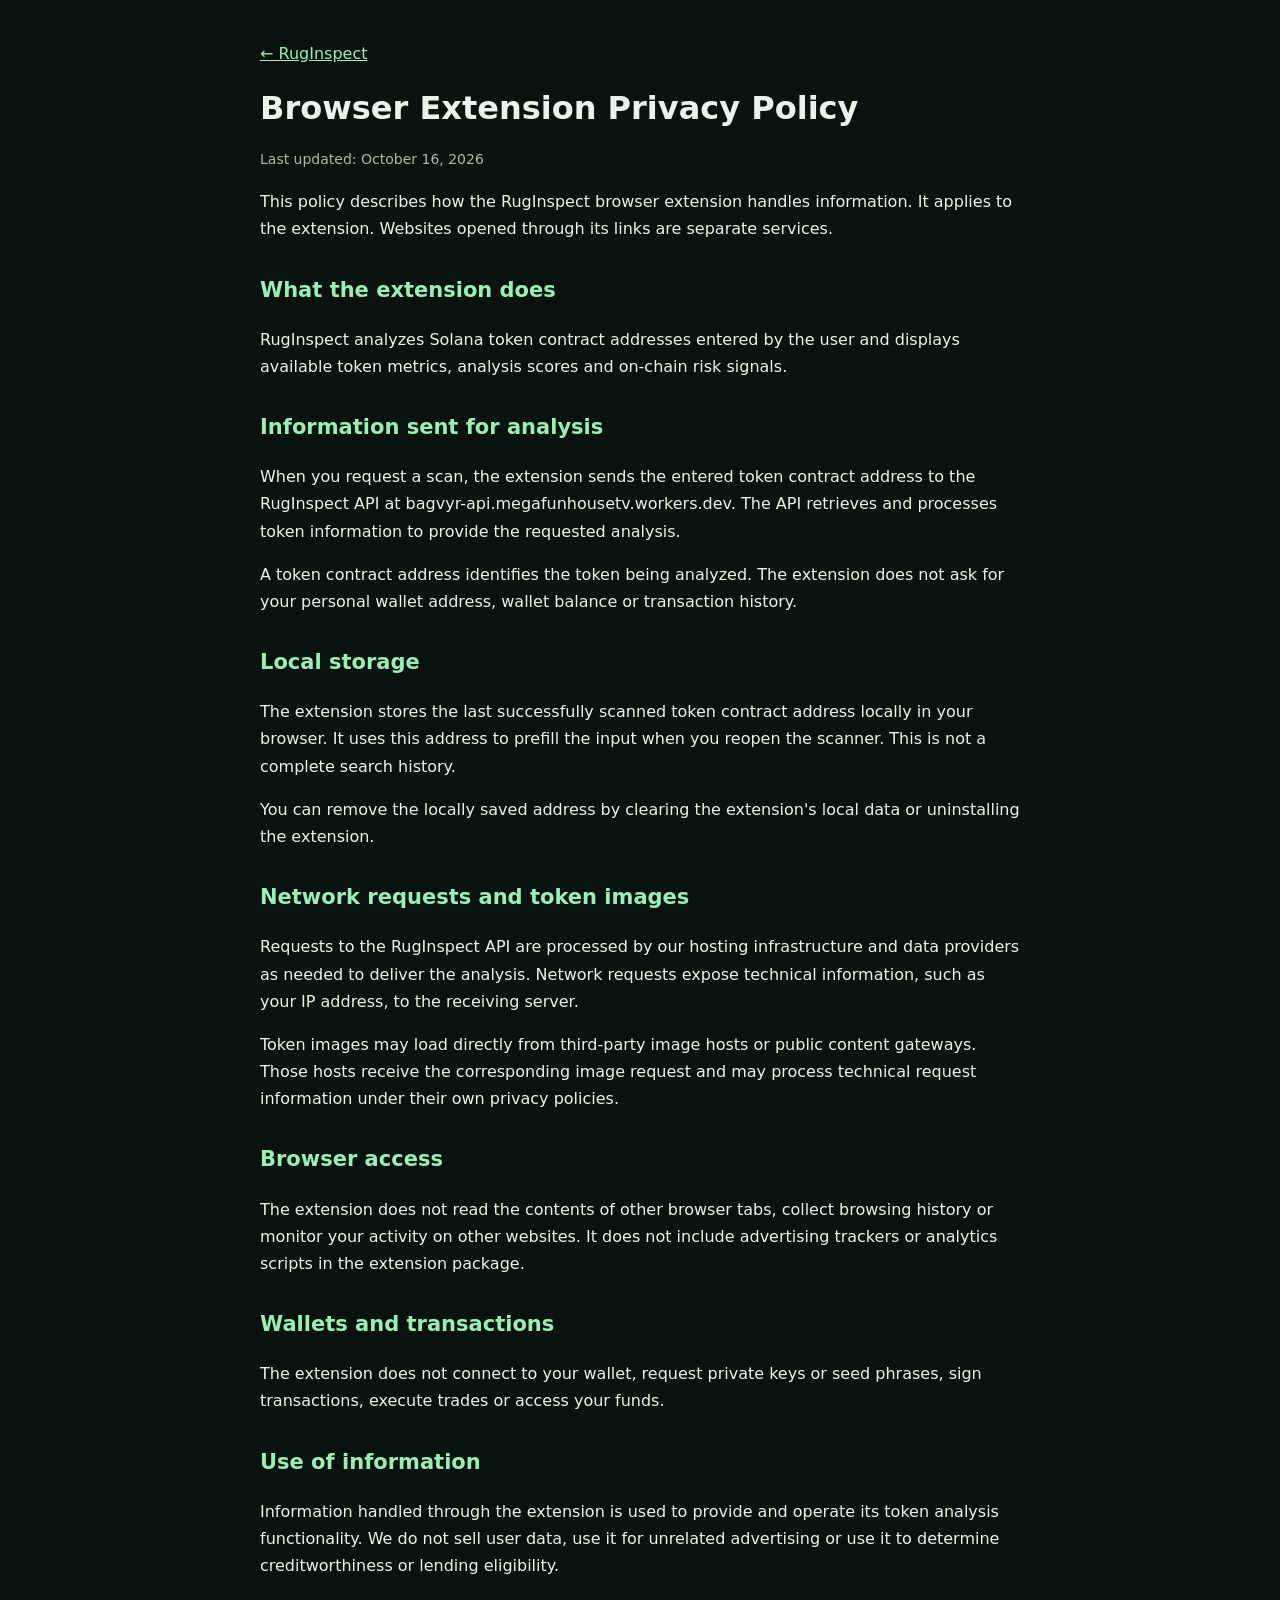
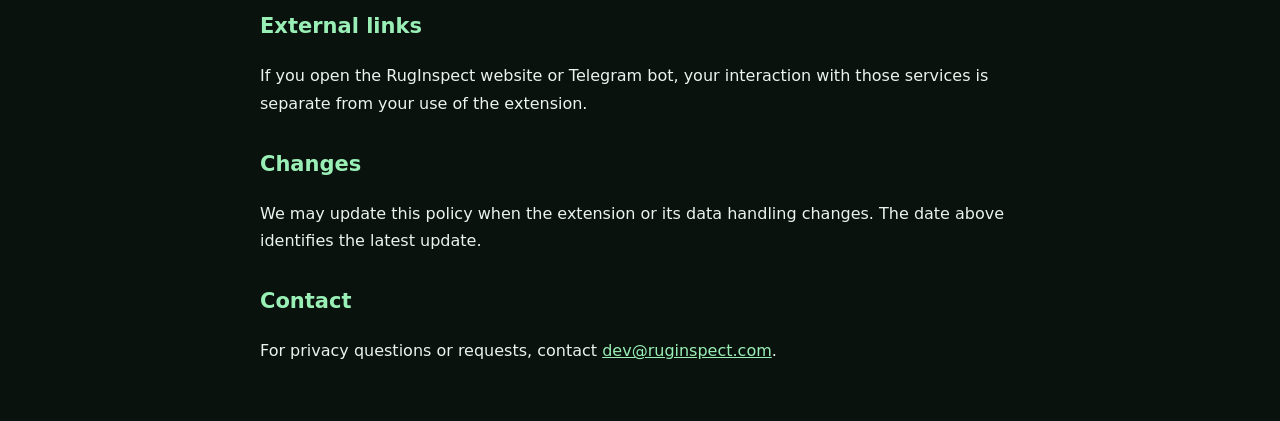
<file: extension-privacy.html>
<!doctype html>
<html lang="en">
<head>
  <meta charset="utf-8">
  <meta name="viewport" content="width=device-width, initial-scale=1">
  <title>RugInspect Extension Privacy Policy</title>

  <style>
    body {
      margin: 0;
      padding: 40px 20px;
      background: #09120d;
      color: #eaf4ed;
      font: 16px/1.7 system-ui, sans-serif;
    }

    main {
      max-width: 760px;
      margin: auto;
    }

    h1 {
      line-height: 1.2;
      font-size: 32px;
    }

    h2 {
      margin-top: 30px;
      font-size: 21px;
      color: #99efb5;
    }

    a {
      color: #99efb5;
    }

    .muted {
      color: #a8baae;
      font-size: 14px;
    }
  </style>
</head>

<body>
  <main>
    <a href="https://ruginspect.com/">← RugInspect</a>

    <h1>Browser Extension Privacy Policy</h1>

    <p class="muted">
      Last updated: October 16, 2026
    </p>

    <p>
      This policy describes how the RugInspect browser extension
      handles information. It applies to the extension.
      Websites opened through its links are separate services.
    </p>

    <h2>What the extension does</h2>

    <p>
      RugInspect analyzes Solana token contract addresses entered
      by the user and displays available token metrics, analysis
      scores and on-chain risk signals.
    </p>

    <h2>Information sent for analysis</h2>

    <p>
      When you request a scan, the extension sends the entered
      token contract address to the RugInspect API at
      bagvyr-api.megafunhousetv.workers.dev.
      The API retrieves and processes token information to
      provide the requested analysis.
    </p>

    <p>
      A token contract address identifies the token being
      analyzed. The extension does not ask for your personal
      wallet address, wallet balance or transaction history.
    </p>

    <h2>Local storage</h2>

    <p>
      The extension stores the last successfully scanned token
      contract address locally in your browser. It uses this
      address to prefill the input when you reopen the scanner.
      This is not a complete search history.
    </p>

    <p>
      You can remove the locally saved address by clearing the
      extension's local data or uninstalling the extension.
    </p>

    <h2>Network requests and token images</h2>

    <p>
      Requests to the RugInspect API are processed by our hosting
      infrastructure and data providers as needed to deliver
      the analysis. Network requests expose technical information,
      such as your IP address, to the receiving server.
    </p>

    <p>
      Token images may load directly from third-party image
      hosts or public content gateways. Those hosts receive
      the corresponding image request and may process technical
      request information under their own privacy policies.
    </p>

    <h2>Browser access</h2>

    <p>
      The extension does not read the contents of other browser
      tabs, collect browsing history or monitor your activity
      on other websites. It does not include advertising
      trackers or analytics scripts in the extension package.
    </p>

    <h2>Wallets and transactions</h2>

    <p>
      The extension does not connect to your wallet, request
      private keys or seed phrases, sign transactions, execute
      trades or access your funds.
    </p>

    <h2>Use of information</h2>

    <p>
      Information handled through the extension is used to
      provide and operate its token analysis functionality.
      We do not sell user data, use it for unrelated advertising
      or use it to determine creditworthiness or lending eligibility.
    </p>

    <h2>External links</h2>

    <p>
      If you open the RugInspect website or Telegram bot,
      your interaction with those services is separate from
      your use of the extension.
    </p>

    <h2>Changes</h2>

    <p>
      We may update this policy when the extension or its data
      handling changes. The date above identifies the latest update.
    </p>

    <h2>Contact</h2>

    <p>
      For privacy questions or requests, contact
      <a href="mailto:dev@ruginspect.com">dev@ruginspect.com</a>.
    </p>
  </main>
</body>
</html>
</file>
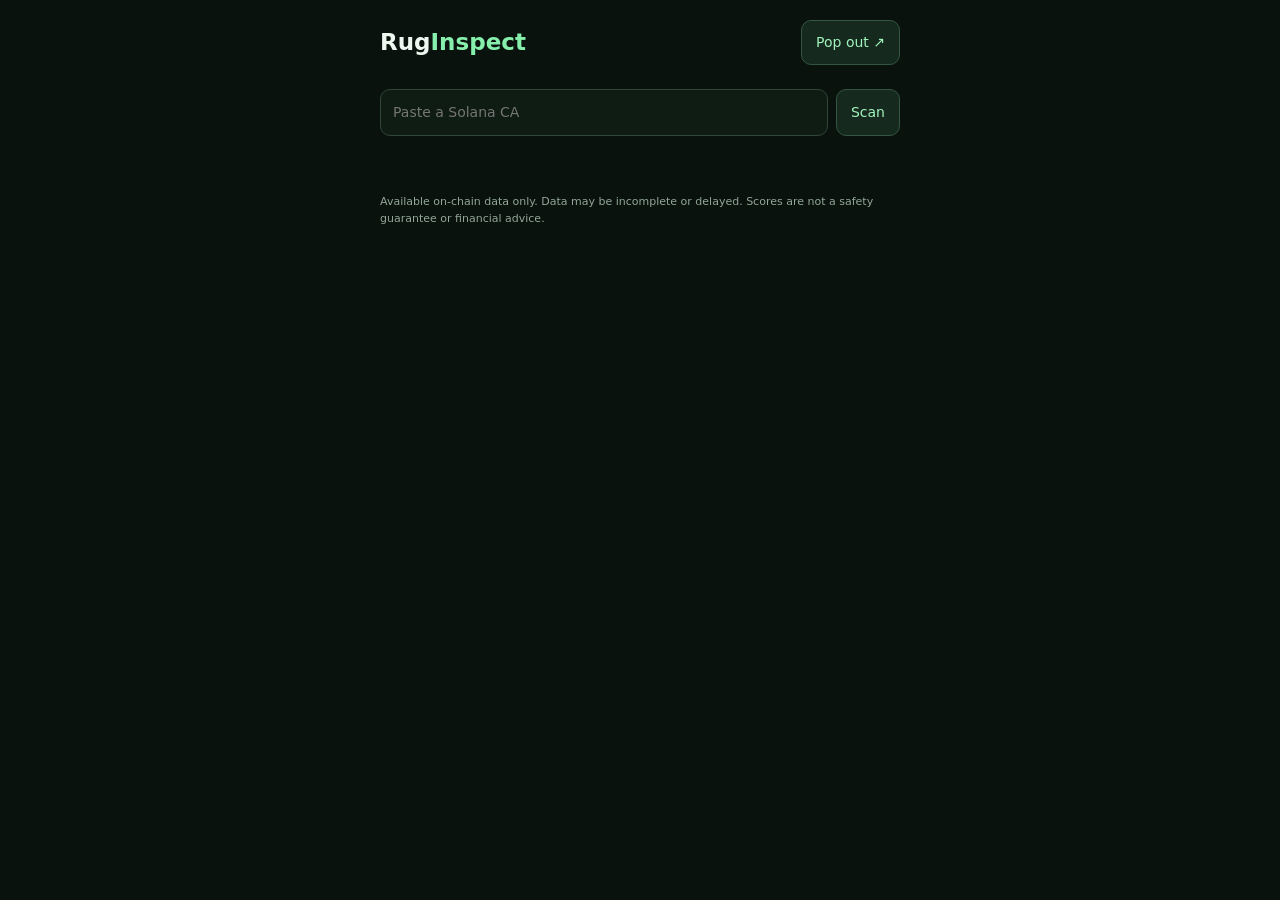
<file: mini.html>
<!doctype html>
<html lang="en">
<head>
  <meta charset="utf-8">
  <meta name="viewport" content="width=device-width,initial-scale=1">
  <title>RugInspect Mini</title>

  <style>
    * { box-sizing: border-box; }

    body {
      margin: 0;
      padding: 20px;
      background: #09120d;
      color: #eef6f0;
      font: 14px/1.5 system-ui, sans-serif;
    }

    main { max-width: 520px; margin: auto; }

    header {
      display: flex;
      align-items: center;
      justify-content: space-between;
      gap: 12px;
      margin-bottom: 24px;
    }

    .brand {
      color: #eef6f0;
      font-size: 23px;
      font-weight: 750;
      text-decoration: none;
    }

    .brand span { color: #86efac; }

    button, input { font: inherit; }

    button {
      padding: 11px 14px;
      border: 1px solid #335541;
      border-radius: 10px;
      background: #16291e;
      color: #a1f3bc;
      cursor: pointer;
    }

    button:hover { background: #203d2b; }
    button:disabled { opacity: .55; cursor: wait; }

    form {
      display: flex;
      gap: 8px;
    }

    input {
      width: 100%;
      min-width: 0;
      padding: 12px;
      border: 1px solid #304638;
      border-radius: 10px;
      background: #0e1c14;
      color: white;
    }

    :focus-visible {
      outline: 2px solid #86efac;
      outline-offset: 3px;
    }

    #status { min-height: 24px; color: #a8baae; }
    #status.error { color: #ffb4ab; }

    #result {
      padding: 20px;
      border: 1px solid #294533;
      border-radius: 16px;
      background: #102017;
    }

    h1 { margin: 0; font-size: 23px; overflow-wrap: anywhere; }
    h2 { margin: 24px 0 12px; font-size: 15px; }

    #contract {
      color: #a8baae;
      font-size: 11px;
      overflow-wrap: anywhere;
    }

    .score {
      margin: 16px 0;
      font-size: 46px;
      font-weight: 750;
    }

    .score small { color: #a8baae; font-size: 16px; }

    .metrics {
      display: grid;
      grid-template-columns: repeat(2, minmax(0, 1fr));
      gap: 10px;
    }

    .metric {
      padding: 12px;
      border: 1px solid #294533;
      border-radius: 10px;
    }

    .metric span {
      display: block;
      color: #a8baae;
      font-size: 12px;
    }

    .metric strong { font-size: 19px; }

    #signals { padding: 0; list-style: none; }

    #signals li {
      margin: 8px 0;
      padding: 10px 12px;
      border-left: 3px solid #97b5a2;
      border-radius: 5px;
      background: #172b1f;
      overflow-wrap: anywhere;
    }

    #signals li[data-level="high"],
    #signals li[data-level="critical"] {
      border-color: #ff8c82;
    }

    #signals li[data-level="medium"],
    #signals li[data-level="warning"] {
      border-color: #e8c878;
    }

    #signals small { display: block; color: #bac8bf; }

    .links {
      display: flex;
      flex-wrap: wrap;
      gap: 16px;
      margin-top: 20px;
    }

    a { color: #99efb5; }

    footer {
      margin-top: 20px;
      color: #93a699;
      font-size: 11px;
    }

    [hidden] { display: none !important; }
  </style>
</head>

<body>
<main>
  <header>
    <a class="brand" href="./" target="_blank" rel="noopener">
      Rug<span>Inspect</span>
    </a>
    <button id="openWindow" type="button">Pop out ↗</button>
  </header>

  <form id="scanForm">
    <input
      id="ca"
      aria-label="Solana contract address"
      placeholder="Paste a Solana CA"
      autocomplete="off"
      spellcheck="false"
      required
    >
    <button id="scanButton" type="submit">Scan</button>
  </form>

  <p id="status" role="status" aria-live="polite"></p>

  <section id="result" aria-label="Token analysis" hidden>
    <h1 id="tokenName"></h1>
    <p id="contract"></p>

    <div class="score">
      <span id="score">—</span><small> /100</small>
    </div>

    <div class="metrics">
      <div class="metric">
        <span>Market cap</span>
        <strong id="marketCap">—</strong>
      </div>

      <div class="metric">
        <span>Liquidity</span>
        <strong id="liquidity">—</strong>
      </div>

      <div class="metric">
        <span>Holders</span>
        <strong id="holders">—</strong>
      </div>

      <div class="metric">
        <span>24h volume</span>
        <strong id="volume">—</strong>
      </div>
    </div>

    <h2>Risk signals</h2>
    <ul id="signals"></ul>

    <div class="links">
      <a href="./#scanner" target="_blank" rel="noopener">
        Open full scanner ↗
      </a>
      <a href="https://t.me/RugInspect_Bot"
         target="_blank" rel="noopener">
        Telegram bot ↗
      </a>
    </div>
  </section>

  <footer>
    Available on-chain data only. Data may be incomplete or delayed.
    Scores are not a safety guarantee or financial advice.
  </footer>
</main>

<script>
(() => {
  "use strict";

  const API =
    "https://bagvyr-api.megafunhousetv.workers.dev/api/analyze";

  const el = id => document.getElementById(id);
  const form = el("scanForm");
  const input = el("ca");
  const button = el("scanButton");
  const status = el("status");

  function number(value) {
    if (
      !["number", "string"].includes(typeof value) ||
      String(value).trim() === ""
    ) return null;

    const parsed = Number(value);
    return Number.isFinite(parsed) && parsed >= 0 ? parsed : null;
  }

  function money(value) {
    const parsed = number(value);

    return parsed === null ? "—" : parsed.toLocaleString("en-US", {
      style: "currency",
      currency: "USD",
      notation: "compact",
      maximumFractionDigits: 2
    });
  }

  function render(data, ca) {
    el("tokenName").textContent = data.token?.name || "Token";
    el("contract").textContent = ca;

    const rawScore = typeof data.score === "object"
      ? data.score?.value ?? data.score?.score ?? data.scoreValue
      : data.score ?? data.scoreValue;

    const score = number(rawScore);

    el("score").textContent =
      score !== null && score <= 100 ? Math.round(score) : "—";

    el("marketCap").textContent = money(data.market?.marketCapUsd);
    el("liquidity").textContent =
      money(data.liquidity?.totalLiquidityUsd);
    el("volume").textContent = money(data.market?.volume24hUsd);

    const holders = number(data.holderAnalysis?.holderCount);

    el("holders").textContent =
      holders === null ? "—" : holders.toLocaleString("en-US");

    const list = el("signals");
    list.replaceChildren();

    const signals = Array.isArray(data.riskSignals)
      ? data.riskSignals
      : Array.isArray(data.risks) ? data.risks : null;

    const validSignals = signals?.filter(signal =>
      signal && typeof signal === "object" &&
      typeof signal.title === "string" && signal.title.trim()
    );

    if (!validSignals?.length) {
      const row = document.createElement("li");
      row.textContent = signals === null
        ? "Risk signal data unavailable."
        : "No risk signals returned. Review the full analysis.";
      list.append(row);
    } else {
      for (const signal of validSignals) {
        const row = document.createElement("li");
        row.dataset.level = String(signal.severity || "").toLowerCase();

        const title = document.createElement("strong");
        title.textContent = signal.title;
        row.append(title);

        if (typeof signal.explanation === "string") {
          const description = document.createElement("small");
          description.textContent = signal.explanation;
          row.append(description);
        }

        list.append(row);
      }
    }

    el("result").hidden = false;
  }

  form.addEventListener("submit", async event => {
    event.preventDefault();
    if (button.disabled) return;

    const ca = input.value.trim();

    if (!/^[1-9A-HJ-NP-Za-km-z]{32,44}$/.test(ca)) {
      status.className = "error";
      status.textContent = "Enter a valid Solana contract address.";
      return;
    }

    button.disabled = true;
    status.className = "";
    status.textContent = "Analyzing token…";
    el("result").hidden = true;

    const controller = new AbortController();
    const timeout = setTimeout(() => controller.abort(), 45000);

    try {
      const url = new URL(API);
      url.searchParams.set("ca", ca);

      const response = await fetch(url, {
        signal: controller.signal,
        headers: { Accept: "application/json" },
        cache: "no-store"
      });

      if (!response.ok) {
        throw new Error("Analysis request failed (HTTP " + response.status + ").");
      }

      const data = await response.json();

      if (data?.success !== true) {
        throw new Error("Analysis unavailable. Please try again.");
      }

      const returnedCA = data.contractAddress ?? data.contract;

      if (returnedCA && returnedCA !== ca) {
        throw new Error("Token address mismatch. Please try again.");
      }

      render(data, ca);

      const current = new URL(location.href);
      current.searchParams.set("ca", ca);
      history.replaceState(null, "", current);

      status.textContent =
        "Snapshot loaded at " + new Date().toLocaleTimeString() +
        ". Scan again to refresh. Some data may be unavailable.";
    } catch (error) {
      status.className = "error";
      status.textContent = error.name === "AbortError"
        ? "Analysis timed out. Please try again."
        : error.message || "Unable to load analysis.";
    } finally {
      clearTimeout(timeout);
      button.disabled = false;
    }
  });

  el("openWindow").addEventListener("click", () => {
    const url = new URL(location.href);
    const ca = input.value.trim();

    if (/^[1-9A-HJ-NP-Za-km-z]{32,44}$/.test(ca)) {
      url.searchParams.set("ca", ca);
    } else {
      url.searchParams.delete("ca");
    }

    window.open(
      url.href,
      "_blank",
      "popup,width=460,height=780,noopener,noreferrer"
    );
  });

  const initialCA = new URL(location.href).searchParams.get("ca");

  if (initialCA) {
    input.value = initialCA;

    if (/^[1-9A-HJ-NP-Za-km-z]{32,44}$/.test(initialCA)) {
      form.requestSubmit();
    }
  }
})();
</script>
</body>
</html>
</file>
